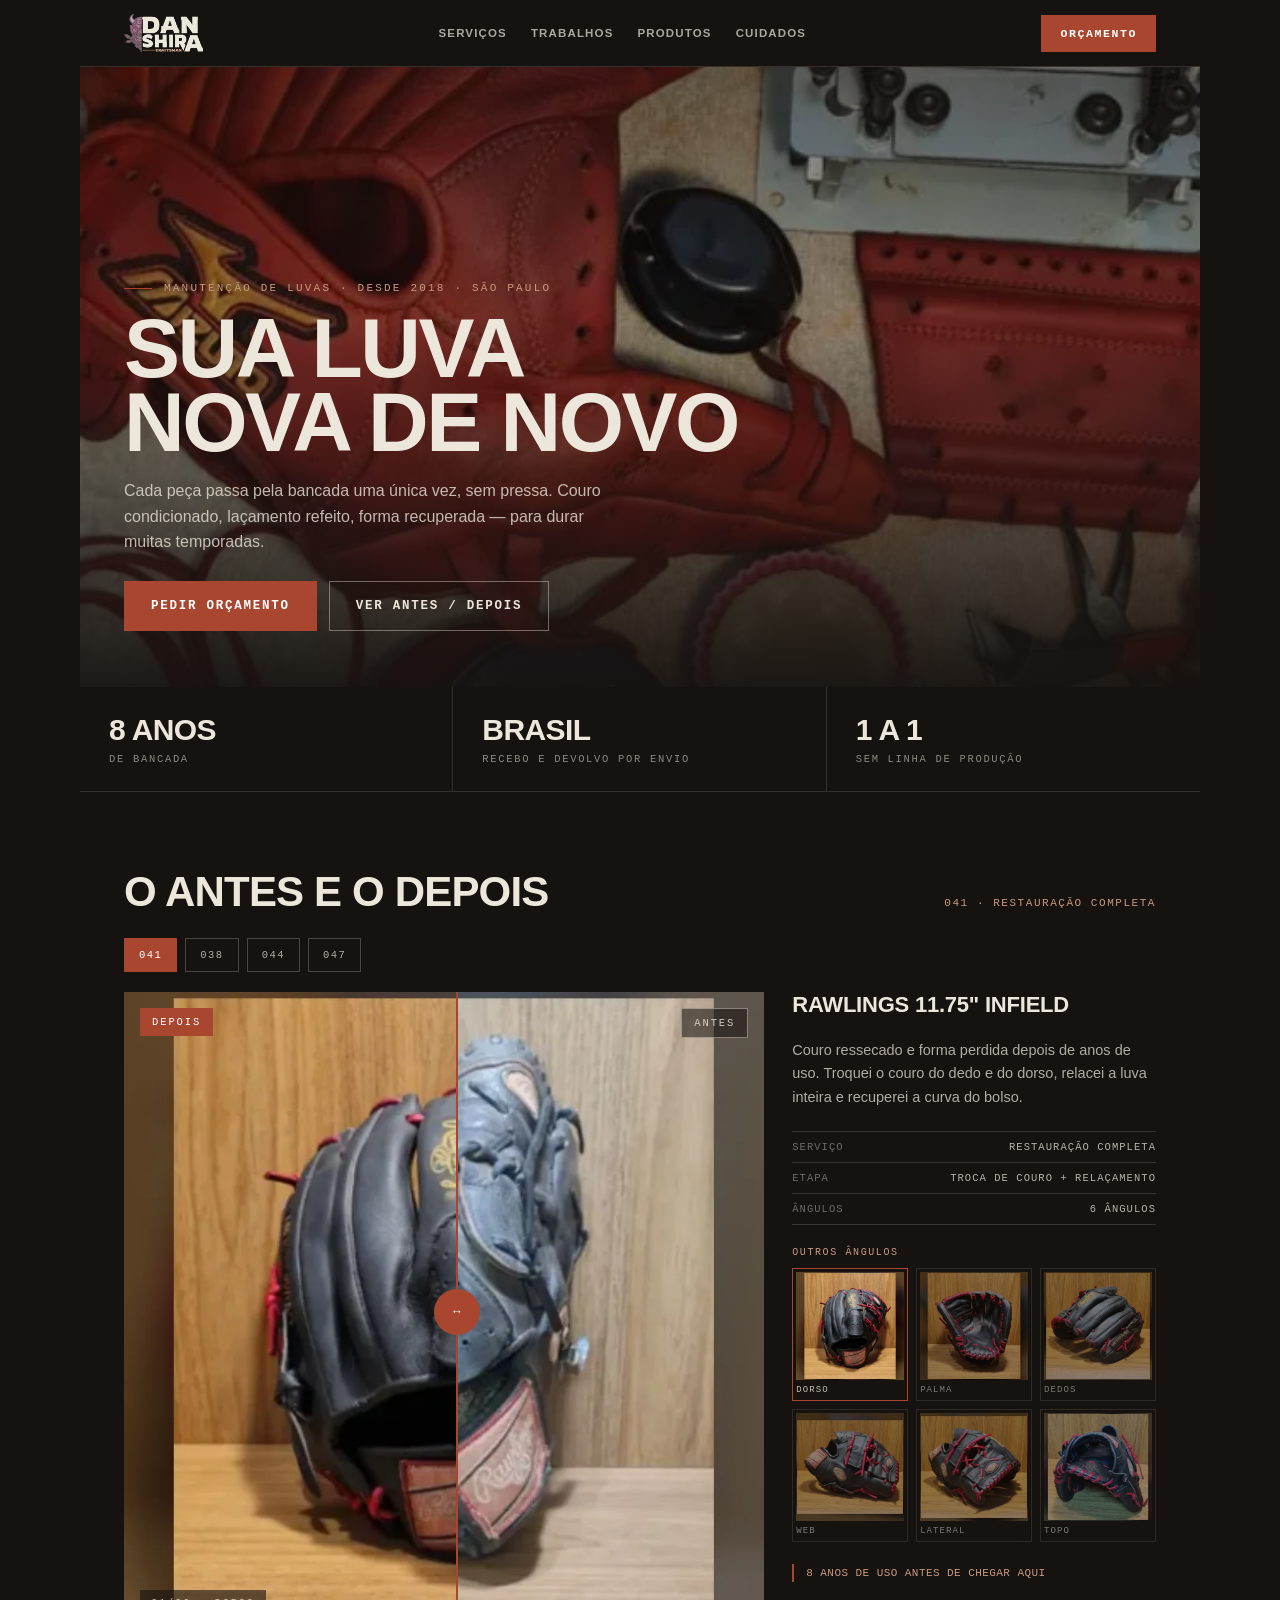
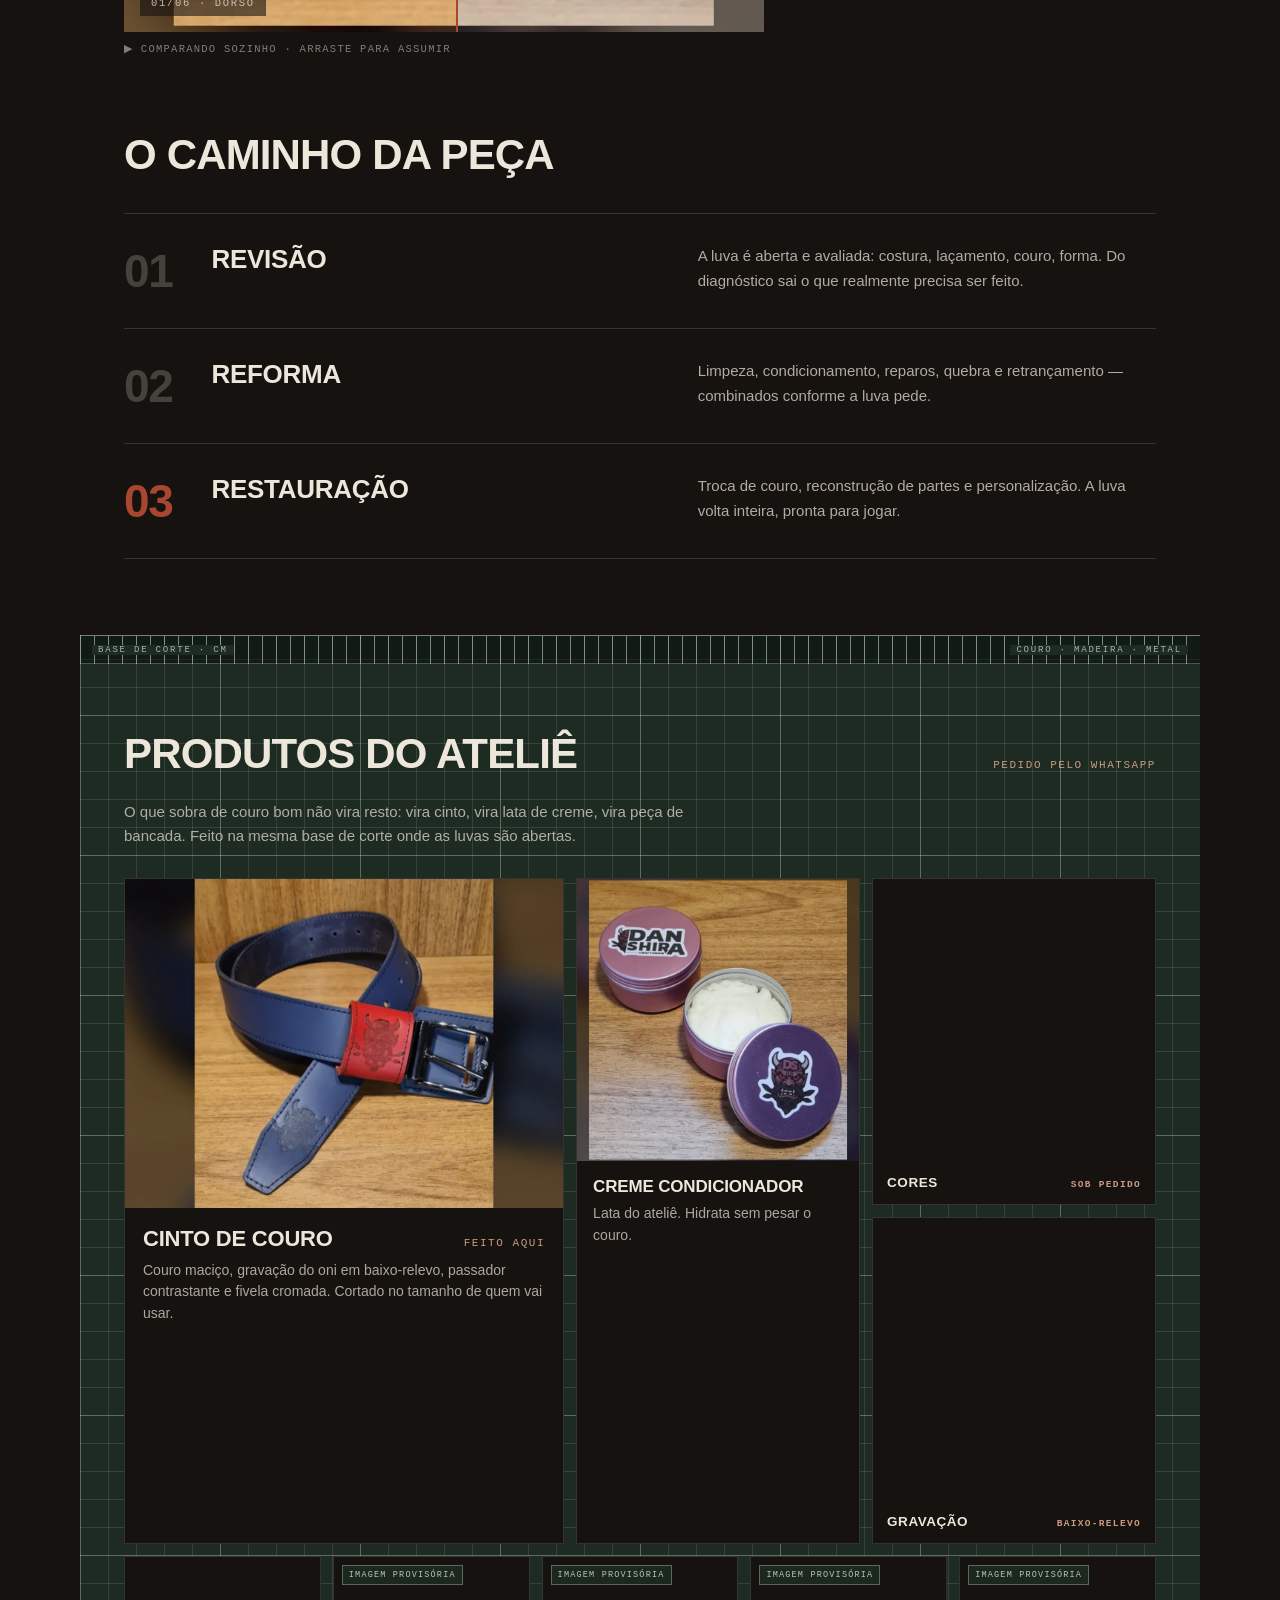
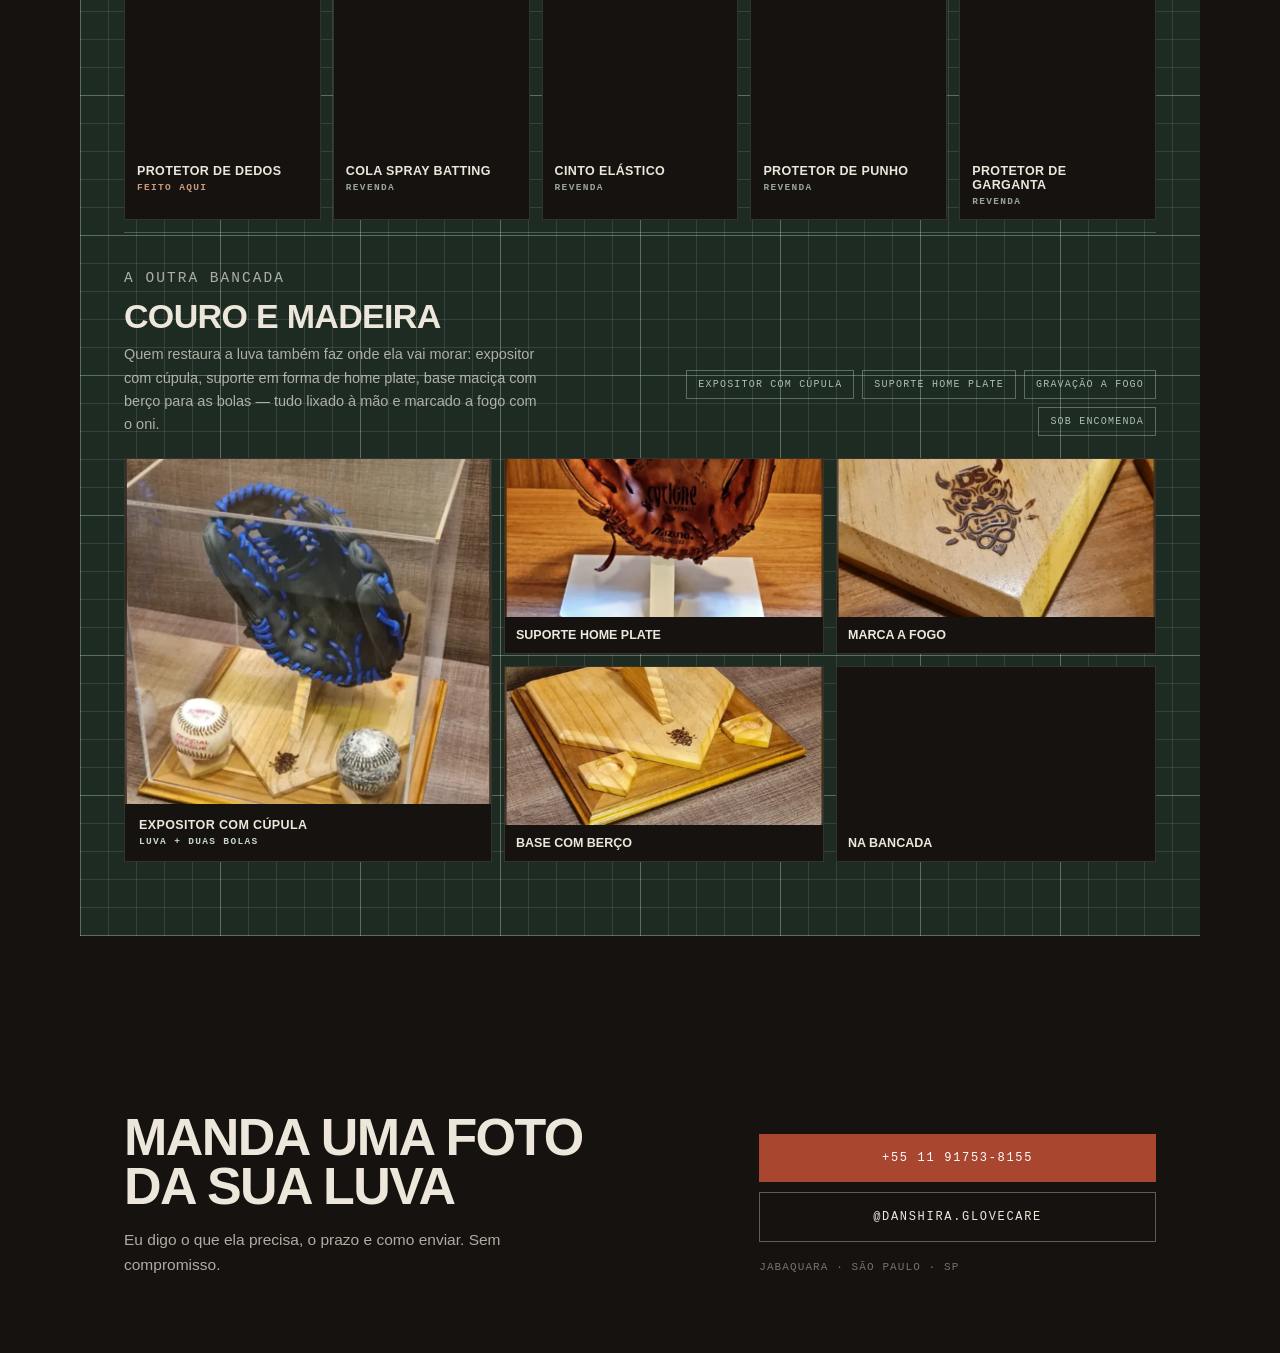
<file: index.html>
<!DOCTYPE html>
<html lang="pt-BR">
<head>
<meta charset="UTF-8">
<meta name="viewport" content="width=device-width, initial-scale=1.0">
<title>Restauração de luvas de beisebol e softbol — Dan Shira</title>
<meta name="description" content="Restauração, reforma e revisão de luvas de beisebol e softbol, produtos de couro do ateliê e marcenaria sob encomenda. Ateliê no Jabaquara, São Paulo, com envio para todo o Brasil.">
<link rel="canonical" href="https://danshira.com.br/">

<meta property="og:type" content="website">
<meta property="og:site_name" content="Dan Shira Craftsman">
<meta property="og:locale" content="pt_BR">
<meta property="og:url" content="https://danshira.com.br/">
<meta property="og:title" content="Sua luva nova de novo — Dan Shira Craftsman">
<meta property="og:description" content="Revisão, reforma e restauração de luvas de beisebol e softbol. Uma peça por vez, na bancada do Jabaquara. Recebo e devolvo por envio para todo o Brasil.">
<meta property="og:image" content="https://danshira.com.br/assets/og-cover.jpg">
<meta property="og:image:width" content="1200">
<meta property="og:image:height" content="630">
<meta property="og:image:alt" content="Bancada do ateliê Dan Shira Craftsman com luva de beisebol, ferramentas e óleos de couro">
<meta name="twitter:card" content="summary_large_image">
<meta name="twitter:title" content="Sua luva nova de novo — Dan Shira Craftsman">
<meta name="twitter:description" content="Revisão, reforma e restauração de luvas de beisebol e softbol, no Jabaquara, São Paulo.">
<meta name="twitter:image" content="https://danshira.com.br/assets/og-cover.jpg">

<meta name="theme-color" content="#16120F">
<link rel="icon" href="favicon.ico" sizes="32x32">
<link rel="icon" href="assets/icon-512.png" type="image/png" sizes="512x512">
<link rel="apple-touch-icon" href="apple-touch-icon.png">

<link rel="preload" as="image" href="assets/bancada-hero.webp" fetchpriority="high">
<link rel="stylesheet" href="style.css">
<script type="application/ld+json">
{
  "@context": "https://schema.org",
  "@graph": [
    {
      "@type": "WebSite",
      "@id": "https://danshira.com.br/#website",
      "url": "https://danshira.com.br/",
      "name": "Dan Shira Craftsman",
      "inLanguage": "pt-BR",
      "publisher": { "@id": "https://danshira.com.br/#business" }
    },
    {
      "@type": "LocalBusiness",
      "@id": "https://danshira.com.br/#business",
      "name": "Dan Shira Craftsman",
      "url": "https://danshira.com.br/",
      "description": "Ateli\u00ea de manuten\u00e7\u00e3o, reforma e restaura\u00e7\u00e3o de luvas de beisebol e softbol no Jabaquara, S\u00e3o Paulo. Tamb\u00e9m produz cintos e artigos de couro e faz marcenaria sob encomenda para expor luvas e bolas.",
      "image": "https://danshira.com.br/assets/og-cover.jpg",
      "logo": "https://danshira.com.br/assets/logo-lockup-dark.webp",
      "telephone": "+5511917538155",
      "foundingDate": "2018",
      "inLanguage": "pt-BR",
      "address": {
        "@type": "PostalAddress",
        "addressLocality": "S\u00e3o Paulo",
        "addressRegion": "SP",
        "addressCountry": "BR"
      },
      "areaServed": { "@type": "Country", "name": "Brasil" },
      "sameAs": [
        "https://instagram.com/danshira.glovecare",
        "https://wa.me/5511917538155"
      ],
      "hasOfferCatalog": {
        "@type": "OfferCatalog",
        "name": "Servi\u00e7os e produtos do ateli\u00ea",
        "itemListElement": [
          { "@type": "Offer", "itemOffered": { "@type": "Service", "name": "Revis\u00e3o de luva", "description": "A luva \u00e9 aberta e avaliada: costura, la\u00e7amento, couro e forma. Do diagn\u00f3stico sai o que precisa ser feito." } },
          { "@type": "Offer", "itemOffered": { "@type": "Service", "name": "Reforma de luva", "description": "Limpeza, condicionamento, reparos, quebra e retran\u00e7amento, combinados conforme a luva pede." } },
          { "@type": "Offer", "itemOffered": { "@type": "Service", "name": "Restaura\u00e7\u00e3o de luva", "description": "Troca de couro, reconstru\u00e7\u00e3o de partes e personaliza\u00e7\u00e3o." } },
          { "@type": "Offer", "itemOffered": { "@type": "Service", "name": "Marcenaria sob encomenda", "description": "Expositor com c\u00fapula, suporte em forma de home plate e base maci\u00e7a com ber\u00e7o para bolas, marcados a fogo." } },
          { "@type": "Offer", "itemOffered": { "@type": "Product", "name": "Cinto de couro Dan Shira", "description": "Couro maci\u00e7o com grava\u00e7\u00e3o do oni em baixo-relevo e fivela cromada, cortado no tamanho de quem vai usar." } },
          { "@type": "Offer", "itemOffered": { "@type": "Product", "name": "Creme condicionador para couro", "description": "Lata do ateli\u00ea. Hidrata sem pesar o couro." } },
          { "@type": "Offer", "itemOffered": { "@type": "Product", "name": "Protetor de dedos", "description": "Protetor de dedos para luva, feito no ateli\u00ea." } }
        ]
      }
    }
  ]
}
</script>

</head>
<body>

<div class="page">

<a class="skip-link" href="#top">Ir para o conteúdo</a>

<header class="site-header">
  <div class="header-inner">
    <a href="#top" class="logo-link">
      <img width="1177" height="564" src="assets/logo-lockup-dark.webp" alt="Dan Shira Craftsman" class="logo">
    </a>
    <nav class="main-nav" id="mainNav">
      <a href="#caminho">Serviços</a>
      <a href="#antes-depois">Trabalhos</a>
      <a href="#produtos">Produtos</a>
      <span>Cuidados</span>
    </nav>
    <a class="btn btn-primary btn-nav" href="https://wa.me/5511917538155" target="_blank" rel="noopener">Orçamento</a>
    <button class="nav-toggle" id="navToggle" aria-label="Abrir menu" aria-expanded="false" aria-controls="mainNav">≡</button>
  </div>
</header>

<main id="top">

  <section class="hero">
    <div class="hero-bg" style="background-image:url('assets/bancada-hero.webp')"></div>
    <div class="hero-overlay"></div>
    <div class="hero-content">
      <p class="eyebrow"><span class="eyebrow-line"></span>MANUTENÇÃO DE LUVAS · DESDE 2018 · SÃO PAULO</p>
      <h1>Sua luva<br>nova de novo</h1>
      <p class="hero-copy">Cada peça passa pela bancada uma única vez, sem pressa. Couro condicionado, laçamento refeito, forma recuperada — para durar muitas temporadas.</p>
      <div class="hero-actions">
        <a class="btn btn-primary" href="https://wa.me/5511917538155" target="_blank" rel="noopener">Pedir orçamento</a>
        <a class="btn btn-secondary" href="#antes-depois">Ver antes / depois</a>
      </div>
    </div>
  </section>

  <section class="stats">
    <div class="stat">
      <div class="stat-num">8 ANOS</div>
      <div class="stat-label">DE BANCADA</div>
    </div>
    <div class="stat">
      <div class="stat-num">BRASIL</div>
      <div class="stat-label">RECEBO E DEVOLVO POR ENVIO</div>
    </div>
    <div class="stat">
      <div class="stat-num">1 A 1</div>
      <div class="stat-label">SEM LINHA DE PRODUÇÃO</div>
    </div>
  </section>

  <section id="antes-depois" class="before-after">
    <div class="section-head">
      <h2>O antes e o depois</h2>
      <p class="case-tag" id="caseTag">041 · Restauração completa</p>
    </div>

    <div class="tabs" id="tabs" role="tablist" aria-label="Casos de restauração">
      <button type="button" class="tab active" role="tab" id="tab-041" aria-controls="case-041" aria-selected="true" tabindex="0">041</button>
      <button type="button" class="tab" role="tab" id="tab-038" aria-controls="case-038" aria-selected="false" tabindex="-1">038</button>
      <button type="button" class="tab" role="tab" id="tab-044" aria-controls="case-044" aria-selected="false" tabindex="-1">044</button>
      <button type="button" class="tab" role="tab" id="tab-047" aria-controls="case-047" aria-selected="false" tabindex="-1">047</button>
    </div>

    <div class="ba-layout">
      <div class="ba-slider-col">
        <div class="ba-slider" id="baSlider" role="slider" tabindex="0"
             aria-label="Comparar antes e depois — Rawlings 11.75" infield"
             aria-valuemin="0" aria-valuemax="100" aria-valuenow="52" aria-valuetext="52% do depois visível">
          <img loading="lazy" decoding="async" id="imgBefore" src="assets/ba/raw-5-antes.webp" width="820" height="820" draggable="false"
               alt="Rawlings 11.75" infield antes da restauração — dorso">
          <div class="ba-fill" id="baFill">
            <div class="ba-fill-clip">
              <img loading="lazy" decoding="async" id="imgAfter" src="assets/ba/raw-5-depois.webp" width="820" height="820" draggable="false"
                   alt="Rawlings 11.75" infield depois da restauração — dorso">
            </div>
            <div class="ba-line"><div class="ba-handle" aria-hidden="true">↔</div></div>
          </div>
          <span class="ba-badge ba-badge-after">Depois</span>
          <span class="ba-badge ba-badge-before">Antes</span>
          <span class="ba-angle-tag" id="angleTag">01/06 · Dorso</span>
        </div>
        <p class="ba-hint" id="baHint">▶ Comparando sozinho · arraste para assumir</p>
      </div>

      <div class="ba-info">
        <article class="case" id="case-041" role="tabpanel" aria-labelledby="tab-041"
                 data-reg="041" data-servico="Restauração completa" data-peca="Rawlings 11.75" infield">
          <h3>Rawlings 11.75" infield</h3>
          <p class="case-resumo">Couro ressecado e forma perdida depois de anos de uso. Troquei o couro do dedo e do dorso, relacei a luva inteira e recuperei a curva do bolso.</p>
          <dl class="case-meta">
            <div><dt>Serviço</dt><dd>Restauração completa</dd></div>
            <div><dt>Etapa</dt><dd>Troca de couro + relaçamento</dd></div>
            <div><dt>Ângulos</dt><dd>6 ângulos</dd></div>
          </dl>
          <div class="angles">
            <p class="angles-label">Outros ângulos</p>
            <div class="angle-grid">
              <button type="button" class="angle-item active"
                      data-antes="assets/ba/raw-5-antes.webp" data-depois="assets/ba/raw-5-depois.webp"
                      data-label="Dorso" aria-pressed="true">
                <img src="assets/ba/raw-5-depois.webp" width="820" height="820" loading="lazy"
                     alt="Rawlings 11.75" infield restaurada — dorso">
                <span>Dorso</span>
              </button>
              <button type="button" class="angle-item"
                      data-antes="assets/ba/raw-4-antes.webp" data-depois="assets/ba/raw-4-depois.webp"
                      data-label="Palma" aria-pressed="false">
                <img src="assets/ba/raw-4-depois.webp" width="820" height="820" loading="lazy"
                     alt="Rawlings 11.75" infield restaurada — palma">
                <span>Palma</span>
              </button>
              <button type="button" class="angle-item"
                      data-antes="assets/ba/raw-2-antes.webp" data-depois="assets/ba/raw-2-depois.webp"
                      data-label="Dedos" aria-pressed="false">
                <img src="assets/ba/raw-2-depois.webp" width="820" height="820" loading="lazy"
                     alt="Rawlings 11.75" infield restaurada — dedos">
                <span>Dedos</span>
              </button>
              <button type="button" class="angle-item"
                      data-antes="assets/ba/raw-3-antes.webp" data-depois="assets/ba/raw-3-depois.webp"
                      data-label="Web" aria-pressed="false">
                <img src="assets/ba/raw-3-depois.webp" width="820" height="820" loading="lazy"
                     alt="Rawlings 11.75" infield restaurada — web">
                <span>Web</span>
              </button>
              <button type="button" class="angle-item"
                      data-antes="assets/ba/raw-1-antes.webp" data-depois="assets/ba/raw-1-depois.webp"
                      data-label="Lateral" aria-pressed="false">
                <img src="assets/ba/raw-1-depois.webp" width="820" height="820" loading="lazy"
                     alt="Rawlings 11.75" infield restaurada — lateral">
                <span>Lateral</span>
              </button>
              <button type="button" class="angle-item"
                      data-antes="assets/ba/raw-6-antes.webp" data-depois="assets/ba/raw-6-depois.webp"
                      data-label="Topo" aria-pressed="false">
                <img src="assets/ba/raw-6-depois.webp" width="820" height="820" loading="lazy"
                     alt="Rawlings 11.75" infield restaurada — topo">
                <span>Topo</span>
              </button>
            </div>
          </div>
          <p class="case-nota">8 anos de uso antes de chegar aqui</p>
        </article>
        <article class="case" id="case-038" role="tabpanel" aria-labelledby="tab-038"
                 data-reg="038" data-servico="Reforma e recoloração" data-peca="ZETT Dyna 1ª base" hidden>
          <h3>ZETT Dyna 1ª base</h3>
          <p class="case-resumo">Couro bom, cor gasta pelo sol. Limpei, hidratei fundo e retingi mantendo o relevo original da luva.</p>
          <dl class="case-meta">
            <div><dt>Serviço</dt><dd>Reforma e recoloração</dd></div>
            <div><dt>Etapa</dt><dd>Limpeza + hidratação + tingimento</dd></div>
            <div><dt>Ângulos</dt><dd>4 ângulos</dd></div>
          </dl>
          <div class="angles">
            <p class="angles-label">Outros ângulos</p>
            <div class="angle-grid">
              <button type="button" class="angle-item active"
                      data-antes="assets/ba/zett-1-antes.webp" data-depois="assets/ba/zett-1-depois.webp"
                      data-label="Frente" aria-pressed="true">
                <img src="assets/ba/zett-1-depois.webp" width="820" height="820" loading="lazy"
                     alt="ZETT Dyna 1ª base restaurada — frente">
                <span>Frente</span>
              </button>
              <button type="button" class="angle-item"
                      data-antes="assets/ba/zett-2-antes.webp" data-depois="assets/ba/zett-2-depois.webp"
                      data-label="Dorso" aria-pressed="false">
                <img src="assets/ba/zett-2-depois.webp" width="820" height="820" loading="lazy"
                     alt="ZETT Dyna 1ª base restaurada — dorso">
                <span>Dorso</span>
              </button>
              <button type="button" class="angle-item"
                      data-antes="assets/ba/zett-3-antes.webp" data-depois="assets/ba/zett-3-depois.webp"
                      data-label="Lateral" aria-pressed="false">
                <img src="assets/ba/zett-3-depois.webp" width="820" height="820" loading="lazy"
                     alt="ZETT Dyna 1ª base restaurada — lateral">
                <span>Lateral</span>
              </button>
              <button type="button" class="angle-item"
                      data-antes="assets/ba/zett-4-antes.webp" data-depois="assets/ba/zett-4-depois.webp"
                      data-label="Bolso" aria-pressed="false">
                <img src="assets/ba/zett-4-depois.webp" width="820" height="820" loading="lazy"
                     alt="ZETT Dyna 1ª base restaurada — bolso">
                <span>Bolso</span>
              </button>
            </div>
          </div>
          <p class="case-nota">Couro original preservado, só a cor foi recuperada</p>
        </article>
        <article class="case" id="case-044" role="tabpanel" aria-labelledby="tab-044"
                 data-reg="044" data-servico="Correção de estrutura" data-peca="Mizuno Pro couro vermelho" hidden>
          <h3>Mizuno Pro couro vermelho</h3>
          <p class="case-resumo">O bolso tinha cedido e não fechava mais. Reforcei a estrutura interna e refiz o laçamento até a forma voltar a segurar a bola.</p>
          <dl class="case-meta">
            <div><dt>Serviço</dt><dd>Correção de estrutura</dd></div>
            <div><dt>Etapa</dt><dd>Reforço de forma + relaçamento</dd></div>
            <div><dt>Ângulos</dt><dd>2 ângulos</dd></div>
          </dl>
          <div class="angles">
            <p class="angles-label">Outros ângulos</p>
            <div class="angle-grid">
              <button type="button" class="angle-item active"
                      data-antes="assets/ba/miz-1-antes.webp" data-depois="assets/ba/miz-1-depois.webp"
                      data-label="Topo" aria-pressed="true">
                <img src="assets/ba/miz-1-depois.webp" width="820" height="820" loading="lazy"
                     alt="Mizuno Pro couro vermelho restaurada — topo">
                <span>Topo</span>
              </button>
              <button type="button" class="angle-item"
                      data-antes="assets/ba/miz-2-antes.webp" data-depois="assets/ba/miz-2-depois.webp"
                      data-label="Bolso" aria-pressed="false">
                <img src="assets/ba/miz-2-depois.webp" width="820" height="820" loading="lazy"
                     alt="Mizuno Pro couro vermelho restaurada — bolso">
                <span>Bolso</span>
              </button>
            </div>
          </div>
          <p class="case-nota">Linha vermelha = forma cedida · linha verde = forma recuperada</p>
        </article>
        <article class="case" id="case-047" role="tabpanel" aria-labelledby="tab-047"
                 data-reg="047" data-servico="Reconstrução total" data-peca="Luva de rebatida couro preto" hidden>
          <h3>Luva de rebatida couro preto</h3>
          <p class="case-resumo">Praticamente irrecuperável no couro original. Reconstruí com couro novo, forro e laçamento do zero, mantendo o formato da luva.</p>
          <dl class="case-meta">
            <div><dt>Serviço</dt><dd>Reconstrução total</dd></div>
            <div><dt>Etapa</dt><dd>Couro novo + forro + laçamento</dd></div>
            <div><dt>Ângulos</dt><dd>1 ângulo</dd></div>
          </dl>
          <div class="angles">
            <p class="angles-label">Outros ângulos</p>
            <div class="angle-grid">
              <button type="button" class="angle-item active"
                      data-antes="assets/ba/bat-1-antes.webp" data-depois="assets/ba/bat-1-depois.webp"
                      data-label="Palma" aria-pressed="true">
                <img src="assets/ba/bat-1-depois.webp" width="820" height="820" loading="lazy"
                     alt="Luva de rebatida couro preto restaurada — palma">
                <span>Palma</span>
              </button>
            </div>
          </div>
          <p class="case-nota">Reconstrução do zero, na mesma forma</p>
        </article>
      </div>
    </div>
  </section>

  <section id="caminho" class="process">
    <h2>O caminho da peça</h2>
    <div class="process-list">
      <div class="process-step">
        <div class="step-num">01</div>
        <div class="step-title">Revisão</div>
        <div class="step-desc">A luva é aberta e avaliada: costura, laçamento, couro, forma. Do diagnóstico sai o que realmente precisa ser feito.</div>
      </div>
      <div class="process-step">
        <div class="step-num">02</div>
        <div class="step-title">Reforma</div>
        <div class="step-desc">Limpeza, condicionamento, reparos, quebra e retrançamento — combinados conforme a luva pede.</div>
      </div>
      <div class="process-step step-final">
        <div class="step-num step-num-final">03</div>
        <div class="step-title">Restauração</div>
        <div class="step-desc">Troca de couro, reconstrução de partes e personalização. A luva volta inteira, pronta para jogar.</div>
      </div>
    </div>
  </section>

  <section id="produtos" class="cutting-mat">
    <div class="mat-ruler">
      <span>BASE DE CORTE · CM</span>
      <span>COURO · MADEIRA · METAL</span>
    </div>

    <div class="mat-content">
      <div class="section-head">
        <h2>Produtos do ateliê</h2>
        <p class="mono-tag">PEDIDO PELO WHATSAPP</p>
      </div>
      <p class="mat-lead">O que sobra de couro bom não vira resto: vira cinto, vira lata de creme, vira peça de bancada. Feito na mesma base de corte onde as luvas são abertas.</p>

      <div class="product-grid-main">
        <div class="product-card product-card-lg">
          <img loading="lazy" decoding="async" width="1000" height="760" src="assets/prod/cinto.webp" alt="Cinto de couro Dan Shira" class="ratio-4-3">
          <div class="product-body">
            <div class="product-title-row">
              <h3>Cinto de couro</h3>
              <span class="mono-tag">FEITO AQUI</span>
            </div>
            <p>Couro maciço, gravação do oni em baixo-relevo, passador contrastante e fivela cromada. Cortado no tamanho de quem vai usar.</p>
          </div>
        </div>
        <div class="product-card">
          <img loading="lazy" decoding="async" width="760" height="760" src="assets/prod/creme.webp" alt="Creme condicionador Dan Shira" class="ratio-1-1">
          <div class="product-body product-body-sm">
            <h3 class="product-title-sm">Creme condicionador</h3>
            <p class="product-desc-sm">Lata do ateliê. Hidrata sem pesar o couro.</p>
          </div>
        </div>
        <div class="product-col">
          <div class="product-card product-card-flex">
            <img loading="lazy" decoding="async" width="760" height="760" src="assets/prod/cinto-cores.webp" alt="Cintos em várias cores" class="ratio-1-1">
            <div class="product-mini-row"><span>Cores</span><span class="mono-tag">SOB PEDIDO</span></div>
          </div>
          <div class="product-card product-card-flex">
            <img loading="lazy" decoding="async" width="600" height="600" src="assets/prod/cinto-emboss.webp" alt="Gravação do oni no couro" class="ratio-1-1">
            <div class="product-mini-row"><span>Gravação</span><span class="mono-tag">BAIXO-RELEVO</span></div>
          </div>
        </div>
      </div>

      <div class="product-grid-5">
        <div class="product-card">
          <img loading="lazy" decoding="async" width="600" height="600" src="assets/prod/protetor-dedos.webp" alt="Protetor de dedos" class="ratio-1-1">
          <div class="product-mini"><span>Protetor de dedos</span><span class="mono-tag">FEITO AQUI</span></div>
        </div>
        <div class="product-card">
          <div class="img-wrap">
            <img loading="lazy" decoding="async" width="760" height="760" src="assets/prod/mock-cola.webp" alt="Cola spray para luva de rebatida" class="ratio-1-1">
            <span class="placeholder-tag">IMAGEM PROVISÓRIA</span>
          </div>
          <div class="product-mini"><span>Cola spray batting</span><span class="mono-tag mono-tag-dim">REVENDA</span></div>
        </div>
        <div class="product-card">
          <div class="img-wrap">
            <img loading="lazy" decoding="async" width="760" height="760" src="assets/prod/mock-elastico.webp" alt="Cinto elástico" class="ratio-1-1">
            <span class="placeholder-tag">IMAGEM PROVISÓRIA</span>
          </div>
          <div class="product-mini"><span>Cinto elástico</span><span class="mono-tag mono-tag-dim">REVENDA</span></div>
        </div>
        <div class="product-card">
          <div class="img-wrap">
            <img loading="lazy" decoding="async" width="760" height="760" src="assets/prod/mock-punho.webp" alt="Protetor de punho" class="ratio-1-1">
            <span class="placeholder-tag">IMAGEM PROVISÓRIA</span>
          </div>
          <div class="product-mini"><span>Protetor de punho</span><span class="mono-tag mono-tag-dim">REVENDA</span></div>
        </div>
        <div class="product-card">
          <div class="img-wrap">
            <img loading="lazy" decoding="async" width="760" height="760" src="assets/prod/mock-garganta.webp" alt="Protetor de garganta" class="ratio-1-1">
            <span class="placeholder-tag">IMAGEM PROVISÓRIA</span>
          </div>
          <div class="product-mini"><span>Protetor de garganta</span><span class="mono-tag mono-tag-dim">REVENDA</span></div>
        </div>
      </div>

      <div id="marcenaria" class="woodwork">
        <div class="woodwork-head">
          <div class="woodwork-intro">
            <p class="mono-tag mono-tag-mint">A OUTRA BANCADA</p>
            <h2>Couro e madeira</h2>
            <p>Quem restaura a luva também faz onde ela vai morar: expositor com cúpula, suporte em forma de home plate, base maciça com berço para as bolas — tudo lixado à mão e marcado a fogo com o oni.</p>
          </div>
          <div class="chips">
            <span>EXPOSITOR COM CÚPULA</span>
            <span>SUPORTE HOME PLATE</span>
            <span>GRAVAÇÃO A FOGO</span>
            <span>SOB ENCOMENDA</span>
          </div>
        </div>
        <div class="woodwork-grid">
          <div class="wood-card wood-card-tall">
            <img loading="lazy" decoding="async" width="760" height="940" src="assets/prod/marc-case.webp" alt="Expositor com cúpula de acrílico">
            <div class="product-mini"><span>Expositor com cúpula</span><span class="mono-tag mono-tag-mint">LUVA + DUAS BOLAS</span></div>
          </div>
          <div class="wood-card">
            <img loading="lazy" decoding="async" width="760" height="860" src="assets/prod/marc-stand.webp" alt="Suporte de luva em forma de home plate">
            <div class="wood-label">Suporte home plate</div>
          </div>
          <div class="wood-card">
            <img loading="lazy" decoding="async" width="900" height="540" src="assets/prod/marc-oni.webp" alt="Oni gravado a fogo na madeira">
            <div class="wood-label">Marca a fogo</div>
          </div>
          <div class="wood-card">
            <img loading="lazy" decoding="async" width="1000" height="620" src="assets/prod/marc-base.webp" alt="Base de madeira com berço para bolas">
            <div class="wood-label">Base com berço</div>
          </div>
          <div class="wood-card">
            <img loading="lazy" decoding="async" width="1000" height="800" src="assets/prod/marc-bancada.webp" alt="Bancada de marcenaria do ateliê">
            <div class="wood-label">Na bancada</div>
          </div>
        </div>
      </div>
    </div>
  </section>

</main>

<footer id="contato" class="cta">
  <div class="cta-text">
      <h2>Manda uma foto<br>da sua luva</h2>
      <p>Eu digo o que ela precisa, o prazo e como enviar. Sem compromisso.</p>
    </div>
    <div class="cta-contact">
      <img loading="lazy" decoding="async" width="961" height="1019" src="assets/mark-color.webp" alt="" class="cta-mark">
      <a class="cta-whats" href="https://wa.me/5511917538155" target="_blank" rel="noopener">+55 11 91753-8155</a>
      <a class="cta-insta" href="https://instagram.com/danshira.glovecare" target="_blank" rel="noopener">@DANSHIRA.GLOVECARE</a>
      <address class="cta-address">Jabaquara · São Paulo · SP</address>
  </div>
</footer>

<div class="mobile-cta-bar">
  <a href="https://wa.me/5511917538155" target="_blank" rel="noopener">
    <span>WHATSAPP</span>
    <span>Chamar agora</span>
  </a>
</div>

</div><!-- /.page -->

<script src="app.js"></script>
</body>
</html>
</file>
<file: style.css>
/* Dan Shira Craftsman — Oficina (opção 2a) */

@keyframes dsWipe {
  0%, 7%   { width: 6%; }
  50%, 57% { width: 94%; }
  100%     { width: 6%; }
}

:root {
  --preto-couro: #16120F;
  --preto-couro-2: #1D1714;
  --base-corte: #1E2B22;
  --creme: #EDE7DB;
  --terracota: #A8462F;
  --terracota-clara: #C99A80;
  --verde-menta: #C4D8C9;
  --grade-fraca: rgba(206,228,212,.13);
  --grade-forte: rgba(206,228,212,.26);
  --borda-clara: rgba(237,231,219,.16);
  --borda-clara-fraca: rgba(237,231,219,.14);
  --texto-secundario: rgba(237,231,219,.72);

  --pad-section-x: clamp(20px, 1.5px + 4.7vw, 44px);
  --pad-section-y: clamp(28px, 8px + 6vw, 76px);

  /* O mock aprovado tem 900px. A página é uma coluna única com largura
     máxima para manter a densidade do desenho em monitores largos. */
  --content-max: 1120px;
}

.page {
  max-width: var(--content-max);
  margin-inline: auto;
}

* { box-sizing: border-box; }

html { color-scheme: dark; }

body {
  margin: 0;
  background: var(--preto-couro);
  color: var(--creme);
  font-family: Archivo, Helvetica, sans-serif;
  -webkit-font-smoothing: antialiased;
}

/* height:auto é obrigatório junto dos atributos width/height do HTML: sem ele o
   atributo height vira presentational hint e vence o aspect-ratio do CSS. */
img { max-width: 100%; height: auto; display: block; }
a { color: inherit; text-decoration: none; }

h1, h2, h3, p, dl, dd { margin: 0; }

.mono-tag {
  font-family: 'IBM Plex Mono', monospace;
  font-size: 11px;
  letter-spacing: .14em;
  text-transform: uppercase;
  color: var(--terracota-clara);
}
.mono-tag-mint { color: var(--verde-menta); }
.mono-tag-dim { color: rgba(206,228,212,.7); }

.btn {
  display: inline-block;
  font-family: 'IBM Plex Mono', monospace;
  font-size: 12.5px;
  font-weight: 700;
  letter-spacing: .14em;
  text-transform: uppercase;
  padding: 17px 26px;
  text-align: center;
  border: 1px solid transparent;
  cursor: pointer;
}
.btn-primary { background: var(--terracota); color: #FFF; }
.btn-secondary { border-color: rgba(237,231,219,.4); color: var(--creme); }

/* ---------- header ---------- */

.site-header {
  position: sticky;
  top: 0;
  z-index: 40;
  background: var(--preto-couro);
  border-bottom: 1px solid var(--borda-clara-fraca);
}
.header-inner {
  display: flex;
  align-items: center;
  justify-content: space-between;
  gap: 18px;
  padding: 14px var(--pad-section-x);
}
.logo-link { flex: 0 0 auto; line-height: 0; }
.logo {
  height: clamp(26px, 16.8px + 2.35vw, 38px);
  width: auto;
}
.main-nav {
  display: flex;
  gap: 24px;
  flex: 1 1 auto;
  justify-content: center;
  font-size: 11.5px;
  font-weight: 600;
  letter-spacing: .1em;
  text-transform: uppercase;
  color: rgba(237,231,219,.7);
  white-space: nowrap;
}
.main-nav a:hover { color: var(--creme); }
.btn-nav { flex: 0 0 auto; padding: 11px 18px; font-size: 11.5px; }
.nav-toggle {
  display: none;
  flex: 0 0 auto;
  background: none;
  border: none;
  color: var(--creme);
  font-size: 22px;
  line-height: 1;
  cursor: pointer;
  padding: 4px 6px;
}

/* ---------- hero ---------- */

.hero {
  position: relative;
  height: clamp(460px, 337.6px + 31.4vw, 620px);
  overflow: hidden;
}
.hero-bg {
  position: absolute;
  inset: 0;
  background-size: cover;
  background-position: 45% 38%;
}
.hero-overlay {
  position: absolute;
  inset: 0;
  background: linear-gradient(180deg, rgba(22,18,15,.55) 0%, rgba(22,18,15,.35) 40%, rgba(22,18,15,.96) 100%);
}
.hero-content {
  position: absolute;
  inset: 0;
  padding: clamp(24px, -0.6px + 4.7vw, 56px) var(--pad-section-x) clamp(26px, 2.7px + 4.6vw, 56px);
  display: flex;
  flex-direction: column;
  justify-content: flex-end;
  gap: 18px;
}
.eyebrow {
  display: flex;
  align-items: center;
  gap: 12px;
  font-family: 'IBM Plex Mono', monospace;
  font-size: clamp(10px, 7.9px + .53vw, 11px);
  letter-spacing: .2em;
  color: var(--terracota-clara);
}
.eyebrow-line { width: 28px; height: 1px; background: var(--terracota); flex: 0 0 auto; }
.hero-content h1 {
  font-weight: 800;
  font-size: clamp(50px, 24px + 6.67vw, 84px);
  line-height: .88;
  letter-spacing: -.03em;
  text-transform: uppercase;
}
.hero-copy {
  max-width: 500px;
  font-size: clamp(14.5px, 13.35px + .29vw, 16px);
  line-height: 1.6;
  color: rgba(237,231,219,.78);
}
.hero-actions {
  display: flex;
  flex-wrap: wrap;
  gap: 12px;
  padding-top: 8px;
}

/* ---------- stats ---------- */

.stats {
  display: grid;
  grid-template-columns: repeat(3, 1fr);
  border-bottom: 1px solid var(--borda-clara-fraca);
}
.stat {
  padding: clamp(16px, 8.6px + 1.6vw, 26px) clamp(14px, 6px + 1.8vw, 32px);
  border-right: 1px solid var(--borda-clara-fraca);
}
.stat:last-child { border-right: none; }
.stat-num {
  font-weight: 800;
  font-size: clamp(18px, 4.6px + 2.75vw, 30px);
  letter-spacing: -.02em;
  white-space: nowrap;
}
.stat-label {
  font-family: 'IBM Plex Mono', monospace;
  font-size: 10.5px;
  letter-spacing: .16em;
  color: rgba(237,231,219,.55);
  margin-top: 6px;
}

/* ---------- section head shared ---------- */

.section-head {
  display: flex;
  align-items: baseline;
  justify-content: space-between;
  flex-wrap: wrap;
  gap: 10px;
  margin-bottom: 22px;
}
.section-head h2, .before-after h2, .process h2 {
  font-weight: 800;
  font-size: clamp(30px, 20.8px + 2.35vw, 42px);
  letter-spacing: -.02em;
  text-transform: uppercase;
}

/* ---------- before / after ---------- */

.before-after { padding: var(--pad-section-y) var(--pad-section-x); }
.case-tag {
  text-transform: uppercase;
  font-family: 'IBM Plex Mono', monospace;
  font-size: 11px;
  letter-spacing: .14em;
  color: var(--terracota-clara);
  white-space: nowrap;
}

.tabs {
  display: flex;
  flex-wrap: wrap;
  gap: 8px;
  margin-bottom: 20px;
}
.tab {
  font-family: 'IBM Plex Mono', monospace;
  font-size: 10.5px;
  letter-spacing: .14em;
  padding: 10px 14px;
  cursor: pointer;
  border: 1px solid rgba(237,231,219,.24);
  background: transparent;
  color: rgba(237,231,219,.72);
}
.tab.active {
  border-color: var(--terracota);
  background: var(--terracota);
  color: #FFF;
}

/* proporção do mock: comparador 500px : coluna de info 284px */
.ba-layout {
  display: grid;
  grid-template-columns: 1.76fr 1fr;
  gap: 28px;
  align-items: start;
}

.ba-slider-col { display: flex; flex-direction: column; gap: 10px; }

.ba-slider {
  position: relative;
  width: 100%;
  aspect-ratio: 1 / 1;
  overflow: hidden;
  background: #241D19;
  cursor: ew-resize;
  touch-action: none;
  user-select: none;
}
.ba-slider img {
  -webkit-user-drag: none;
  user-drag: none;
}
.ba-slider > img {
  position: absolute;
  top: 0; left: 0;
  width: 100%;
  height: 100%;
  object-fit: cover;
}
.ba-fill {
  position: absolute;
  top: 0; left: 0; bottom: 0;
  width: 52%;
  animation: dsWipe 9s ease-in-out infinite;
}
.ba-fill-clip { position: absolute; inset: 0; overflow: hidden; }
/* A foto do "depois" tem de ficar do tamanho do comparador, não da máscara.
   O comparador é quadrado, então height:100% dá a medida certa — e o
   max-width:none é obrigatório, senão o `img{max-width:100%}` global a
   comprime à largura da máscara e o object-fit amplia a foto. */
.ba-fill-clip img {
  position: absolute;
  top: 0; left: 0;
  height: 100%;
  width: auto;
  aspect-ratio: 1 / 1;
  max-width: none;
  object-fit: cover;
}
.ba-line {
  position: absolute;
  top: 0; bottom: 0;
  width: 2px;
  background: var(--terracota);
  pointer-events: none;
  right: -1px;
}
.ba-handle {
  position: absolute;
  top: 50%; left: 50%;
  transform: translate(-50%, -50%);
  width: 46px; height: 46px;
  border-radius: 50%;
  background: var(--terracota);
  color: #FFF;
  display: flex; align-items: center; justify-content: center;
  font-family: 'IBM Plex Mono', monospace;
  font-size: 12px;
}
.ba-badge {
  text-transform: uppercase;
  position: absolute;
  top: 16px;
  font-family: 'IBM Plex Mono', monospace;
  font-size: 10.5px;
  letter-spacing: .18em;
  padding: 8px 12px;
  pointer-events: none;
}
.ba-badge-after { left: 16px; background: var(--terracota); color: #FFF; }
.ba-badge-before {
  right: 16px;
  border: 1px solid rgba(237,231,219,.45);
  color: rgba(237,231,219,.85);
  background: rgba(22,18,15,.55);
}
.ba-angle-tag {
  text-transform: uppercase;
  position: absolute;
  left: 16px;
  bottom: 16px;
  font-family: 'IBM Plex Mono', monospace;
  font-size: 10.5px;
  letter-spacing: .16em;
  color: rgba(237,231,219,.75);
  background: rgba(22,18,15,.6);
  padding: 7px 11px;
  pointer-events: none;
}
.ba-hint {
  text-transform: uppercase;
  font-family: 'IBM Plex Mono', monospace;
  font-size: 10.5px;
  letter-spacing: .12em;
  color: rgba(237,231,219,.5);
}

.ba-info { display: flex; flex-direction: column; }
/* precisa vencer o display:flex do .case, senão o hidden não esconde */
.case[hidden] { display: none; }
.case { display: flex; flex-direction: column; gap: 22px; }
.case h3 {
  font-weight: 700;
  font-size: clamp(17px, 12.9px + 1.06vw, 22px);
  line-height: 1.15;
  letter-spacing: -.01em;
  text-transform: uppercase;
}
.case-resumo {
  font-size: 14.5px;
  line-height: 1.6;
  color: rgba(237,231,219,.72);
}

.case-meta {
  display: flex;
  flex-direction: column;
  font-family: 'IBM Plex Mono', monospace;
  font-size: 10.5px;
  letter-spacing: .1em;
  color: rgba(237,231,219,.75);
}
.case-meta > div {
  display: flex;
  justify-content: space-between;
  gap: 10px;
  padding: 9px 0;
  border-top: 1px solid var(--borda-clara);
}
.case-meta > div:last-child { border-bottom: 1px solid var(--borda-clara); }
.case-meta dt { opacity: .55; font-weight: 400; text-transform: uppercase; }
.case-meta dd { margin: 0; text-align: right; text-transform: uppercase; }

.angles { display: flex; flex-direction: column; gap: 10px; }
.angles-label {
  text-transform: uppercase;
  font-family: 'IBM Plex Mono', monospace;
  font-size: 10px;
  letter-spacing: .16em;
  color: var(--terracota-clara);
}
.angle-grid {
  display: grid;
  grid-template-columns: repeat(3, 1fr);
  gap: 8px;
}
.angle-item {
  cursor: pointer;
  display: flex;
  flex-direction: column;
  gap: 5px;
  border: 1px solid rgba(237,231,219,.18);
  padding: 3px;
  background: none;
  font: inherit;
  color: inherit;
}
.angle-item.active { border-color: var(--terracota); }
.angle-item:not(.active) { opacity: .6; }
.angle-item img { width: 100%; aspect-ratio: 1/1; object-fit: cover; }
.angle-item span {
  text-transform: uppercase;
  font-family: 'IBM Plex Mono', monospace;
  font-size: 9px;
  letter-spacing: .12em;
  color: rgba(237,231,219,.8);
  text-align: center;
  padding-bottom: 2px;
}

.case-nota {
  text-transform: uppercase;
  font-family: 'IBM Plex Mono', monospace;
  font-size: 11px;
  line-height: 1.7;
  letter-spacing: .04em;
  color: var(--terracota-clara);
  border-left: 2px solid var(--terracota);
  padding-left: 12px;
}

/* ---------- processo ---------- */

.process { padding: 0 var(--pad-section-x) var(--pad-section-y); }
.process h2 { margin-bottom: 34px; }
.process-step {
  display: grid;
  grid-template-columns: clamp(52px, 14.2px + 3.53vw, 120px) 1fr 1fr;
  gap: clamp(14px, 4.6px + 1.9vw, 28px);
  padding: 30px 0;
  border-top: 1px solid var(--borda-clara);
  align-items: start;
}
.step-final { border-bottom: 1px solid var(--borda-clara); }
.step-num {
  font-weight: 800;
  font-size: clamp(28px, 14.2px + 3.53vw, 46px);
  color: rgba(237,231,219,.22);
  letter-spacing: -.03em;
}
.step-num-final { color: var(--terracota); }
.step-title {
  font-weight: 700;
  font-size: clamp(20px, 15.4px + 1.18vw, 26px);
  letter-spacing: -.01em;
  text-transform: uppercase;
}
.step-desc {
  font-size: clamp(14px, 13.2px + .2vw, 15px);
  line-height: 1.65;
  color: rgba(237,231,219,.72);
}

/* ---------- base de corte ---------- */

.cutting-mat {
  background: var(--base-corte);
  background-image:
    repeating-linear-gradient(0deg,  var(--grade-fraca) 0 1px, transparent 1px 28px),
    repeating-linear-gradient(90deg, var(--grade-fraca) 0 1px, transparent 1px 28px),
    repeating-linear-gradient(0deg,  var(--grade-forte) 0 1px, transparent 1px 140px),
    repeating-linear-gradient(90deg, var(--grade-forte) 0 1px, transparent 1px 140px);
  border-top: 1px solid var(--borda-clara);
}
.mat-ruler {
  height: clamp(24px, 20.5px + .98vw, 28px);
  background: rgba(0,0,0,.4);
  background-image: repeating-linear-gradient(90deg, rgba(206,228,212,.55) 0 1px, transparent 1px 14px);
  border-bottom: 1px solid rgba(206,228,212,.3);
  display: flex;
  align-items: center;
  justify-content: space-between;
  padding: 0 12px;
}
.mat-ruler span {
  font-family: 'IBM Plex Mono', monospace;
  font-size: 9px;
  letter-spacing: .2em;
  color: rgba(206,228,212,.75);
  background: var(--base-corte);
  padding: 0 6px;
}

.mat-content { padding: clamp(28px, 8.4px + 5.8vw, 66px) var(--pad-section-x) clamp(30px, 8.5px + 6.4vw, 74px); }
.mat-content h2, .woodwork-intro h2 { color: var(--creme); }
.mat-lead {
  max-width: 560px;
  font-size: 15px;
  line-height: 1.6;
  color: rgba(237,231,219,.7);
  margin-bottom: 30px;
}

.product-grid-main {
  display: grid;
  grid-template-columns: 1.55fr 1fr 1fr;
  gap: 12px;
  margin-bottom: 12px;
  /* stretch (padrão) é o comportamento do mock: as colunas ficam da mesma
     altura e as bordas dos cards alinham embaixo. */
}
.product-card {
  background: var(--preto-couro);
  border: 1px solid rgba(206,228,212,.16);
  display: flex;
  flex-direction: column;
}
img.ratio-4-3 { aspect-ratio: 4/3; object-fit: cover; width: 100%; }
img.ratio-1-1 { aspect-ratio: 1/1; object-fit: cover; width: 100%; }
.product-body { padding: 18px 18px 20px; display: flex; flex-direction: column; gap: 8px; }
.product-body-sm { padding: 16px; gap: 6px; }
.product-title-row {
  display: flex;
  align-items: baseline;
  justify-content: space-between;
  gap: 10px;
}
.product-title-row h3 {
  font-weight: 700;
  font-size: clamp(19px, 16.7px + .59vw, 22px);
  letter-spacing: -.01em;
  text-transform: uppercase;
}
.product-body p {
  font-size: 14px;
  line-height: 1.55;
  color: rgba(237,231,219,.7);
}
.product-title-sm {
  font-weight: 700;
  font-size: 17px;
  letter-spacing: -.01em;
  text-transform: uppercase;
}
.product-desc-sm {
  font-size: 13.5px;
  line-height: 1.5;
  color: rgba(237,231,219,.68);
}

.product-col { display: flex; flex-direction: column; gap: 12px; }
.product-card-flex { flex: 1; }
.product-mini-row {
  padding: 14px;
  display: flex;
  align-items: baseline;
  justify-content: space-between;
  gap: 8px;
  font-size: 13.5px;
  font-weight: 600;
  letter-spacing: .04em;
  text-transform: uppercase;
}

.product-grid-5 {
  display: grid;
  grid-template-columns: repeat(5, 1fr);
  gap: 12px;
}
.img-wrap { position: relative; }
.placeholder-tag {
  position: absolute;
  left: 8px; top: 8px;
  font-family: 'IBM Plex Mono', monospace;
  font-size: 8.5px;
  letter-spacing: .14em;
  color: rgba(206,228,212,.85);
  background: rgba(30,43,34,.85);
  border: 1px solid rgba(206,228,212,.35);
  padding: 4px 6px;
}
.product-mini {
  padding: 12px;
  display: flex;
  flex-direction: column;
  gap: 4px;
  font-size: 12.5px;
  font-weight: 600;
  letter-spacing: .03em;
  text-transform: uppercase;
}
.product-mini .mono-tag,
.product-mini-row .mono-tag { font-size: 9.5px; }

/* ---------- marcenaria ---------- */

.woodwork {
  margin-top: 12px;
  border-top: 1px solid rgba(206,228,212,.26);
  padding-top: 34px;
  display: flex;
  flex-direction: column;
  gap: 22px;
}
.woodwork-head {
  display: flex;
  align-items: flex-end;
  justify-content: space-between;
  gap: 30px;
}
.woodwork-intro { display: flex; flex-direction: column; gap: 10px; flex: 1 1 auto; }
.woodwork-intro h2 {
  font-weight: 800;
  font-size: clamp(24px, 16.4px + 1.96vw, 34px);
  line-height: .98;
  letter-spacing: -.02em;
  text-transform: uppercase;
}
.woodwork-intro p {
  font-size: 14.5px;
  line-height: 1.6;
  color: rgba(237,231,219,.7);
  max-width: 430px;
}
.chips {
  display: flex;
  gap: 8px;
  flex-wrap: wrap;
  justify-content: flex-end;
  flex: 0 1 auto;
  min-width: 0;
}
.chips span {
  font-family: 'IBM Plex Mono', monospace;
  font-size: 10px;
  letter-spacing: .12em;
  color: rgba(206,228,212,.8);
  border: 1px solid rgba(206,228,212,.35);
  padding: 8px 11px;
}

.woodwork-grid {
  display: grid;
  grid-template-columns: 1.15fr 1fr 1fr;
  grid-auto-rows: 196px;
  gap: 12px;
}
.wood-card {
  background: var(--preto-couro);
  border: 1px solid rgba(206,228,212,.16);
  display: flex;
  flex-direction: column;
  overflow: hidden;
}
.wood-card img { width: 100%; flex: 1; min-height: 0; object-fit: cover; }
.wood-card-tall { grid-row: span 2; }
.wood-card-tall .product-mini { padding: 14px; }
.wood-label {
  padding: 11px;
  font-size: 12.5px;
  font-weight: 600;
  text-transform: uppercase;
}

/* ---------- cta ---------- */

.cta {
  padding: var(--pad-section-y) var(--pad-section-x);
  display: grid;
  grid-template-columns: 1.2fr .8fr;
  gap: 40px;
  align-items: end;
}
.cta-text { display: flex; flex-direction: column; gap: 18px; }
.cta-text h2 {
  font-weight: 800;
  font-size: clamp(32px, 16.7px + 3.92vw, 52px);
  line-height: .94;
  letter-spacing: -.03em;
  text-transform: uppercase;
}
.cta-text p {
  font-size: 15.5px;
  line-height: 1.6;
  color: rgba(237,231,219,.72);
  max-width: 430px;
}
.cta-contact { display: flex; flex-direction: column; gap: 10px; }
.cta-mark { height: 100px; width: auto; align-self: flex-start; margin-bottom: 12px; }
.cta-whats {
  background: var(--terracota);
  color: #FFF;
  padding: 17px;
  text-align: center;
  font-family: 'IBM Plex Mono', monospace;
  font-size: 12px;
  letter-spacing: .14em;
}
.cta-insta {
  border: 1px solid rgba(237,231,219,.35);
  padding: 17px;
  text-align: center;
  font-family: 'IBM Plex Mono', monospace;
  font-size: 12px;
  letter-spacing: .14em;
}
.cta-address {
  font-style: normal; /* <address> vem itálico do UA stylesheet */
  text-transform: uppercase;
  font-family: 'IBM Plex Mono', monospace;
  font-size: 11px;
  letter-spacing: .1em;
  color: rgba(237,231,219,.45);
  line-height: 1.8;
  padding-top: 6px;
}

/* ---------- mobile sticky cta bar ---------- */

.mobile-cta-bar {
  display: none;
  position: sticky;
  bottom: 0;
  z-index: 30;
  background: var(--terracota);
  color: #FFF;
}
.mobile-cta-bar a {
  display: flex;
  align-items: center;
  justify-content: space-between;
  padding: 16px 20px;
}
.mobile-cta-bar span:first-child {
  font-family: 'IBM Plex Mono', monospace;
  font-size: 11px;
  letter-spacing: .12em;
}
.mobile-cta-bar span:last-child {
  font-size: 12.5px;
  font-weight: 700;
  letter-spacing: .12em;
  text-transform: uppercase;
}

/* ================= breakpoints ================= */

/* O mock desktop tem 900px, então a grade de desktop precisa valer até ali. */
@media (max-width: 880px) {
  .product-grid-main { grid-template-columns: 1fr 1fr; }
  .product-card-lg { grid-column: span 2; }
  .product-grid-5 { grid-template-columns: repeat(3, 1fr); }
  .woodwork-grid { grid-template-columns: 1fr 1fr; grid-auto-rows: 170px; }
}

@media (max-width: 760px) {
  .main-nav { display: none; }
  .btn-nav { display: none; }
  .nav-toggle { display: block; }
  .main-nav.open {
    display: flex;
    position: absolute;
    top: 100%;
    left: 0;
    right: 0;
    flex-direction: column;
    gap: 0;
    background: var(--preto-couro);
    border-bottom: 1px solid var(--borda-clara-fraca);
    padding: 6px var(--pad-section-x) 14px;
  }
  .main-nav.open a, .main-nav.open span { padding: 12px 0; border-top: 1px solid var(--borda-clara-fraca); }

  .ba-layout { grid-template-columns: 1fr; }
  .ba-slider-col { max-width: 100%; }

  .woodwork-head { flex-direction: column; align-items: flex-start; gap: 18px; }
  .chips { justify-content: flex-start; }

  /* o mock mobile mostra só o rótulo da esquerda na régua */
  .mat-ruler span:last-child { display: none; }

  .cta { grid-template-columns: 1fr; align-items: start; gap: 26px; }

  .mobile-cta-bar { display: block; }
}

@media (max-width: 640px) {
  .product-grid-5 { grid-template-columns: repeat(2, 1fr); }
  .woodwork-grid { grid-template-columns: 1fr 1fr; }
  .wood-card-tall { grid-column: span 2; grid-row: span 1; aspect-ratio: 4/5; }
}

@media (max-width: 480px) {
  .stats { grid-template-columns: 1fr; }
  .stat { border-right: none; border-bottom: 1px solid var(--borda-clara-fraca); }
  .stat:last-child { border-bottom: none; }
}

/* ---------- foco por teclado ---------- */

:where(a, button, [tabindex]):focus-visible {
  outline: 2px solid var(--terracota-clara);
  outline-offset: 2px;
}
.ba-slider:focus-visible { outline-offset: -3px; }

.skip-link {
  position: absolute;
  left: -9999px;
  top: 0;
  z-index: 100;
  background: var(--terracota);
  color: #FFF;
  padding: 12px 18px;
  font-family: 'IBM Plex Mono', monospace;
  font-size: 12px;
  letter-spacing: .12em;
  text-transform: uppercase;
}
.skip-link:focus { left: 0; }
</file>
